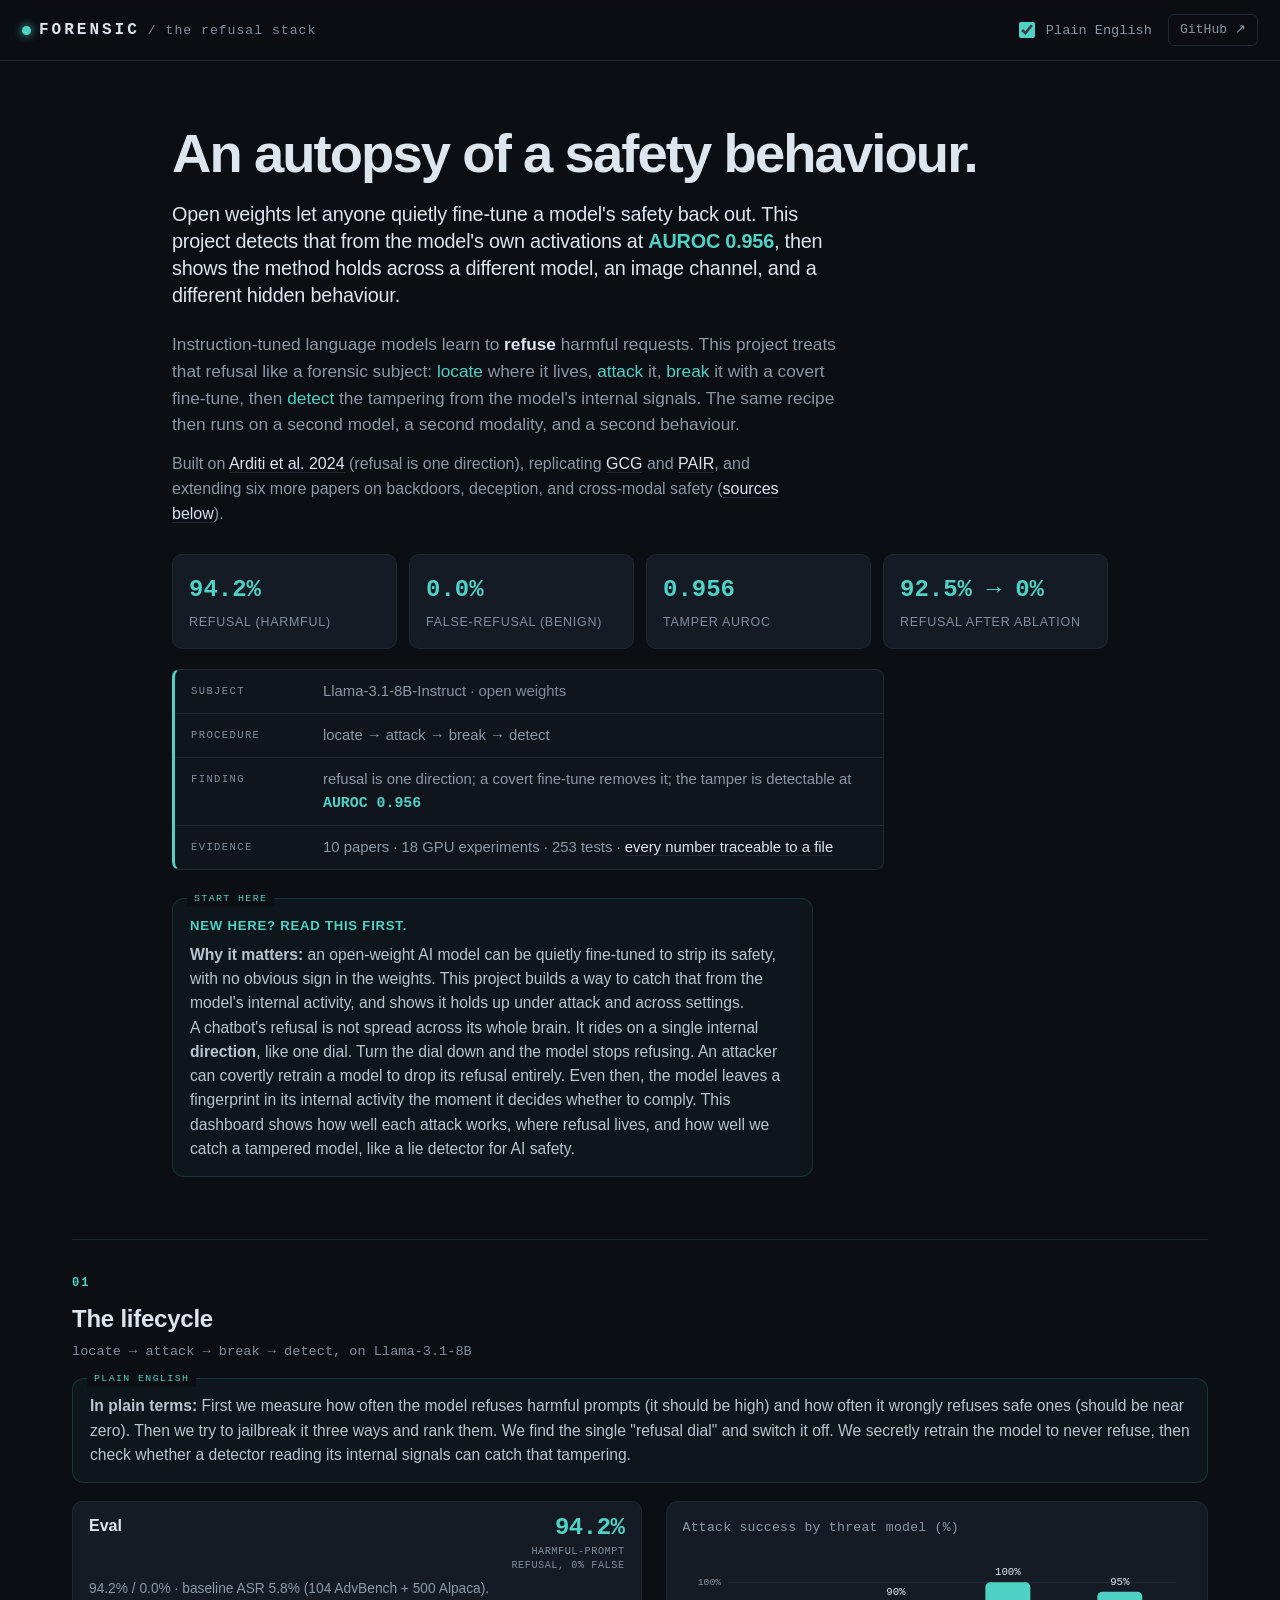
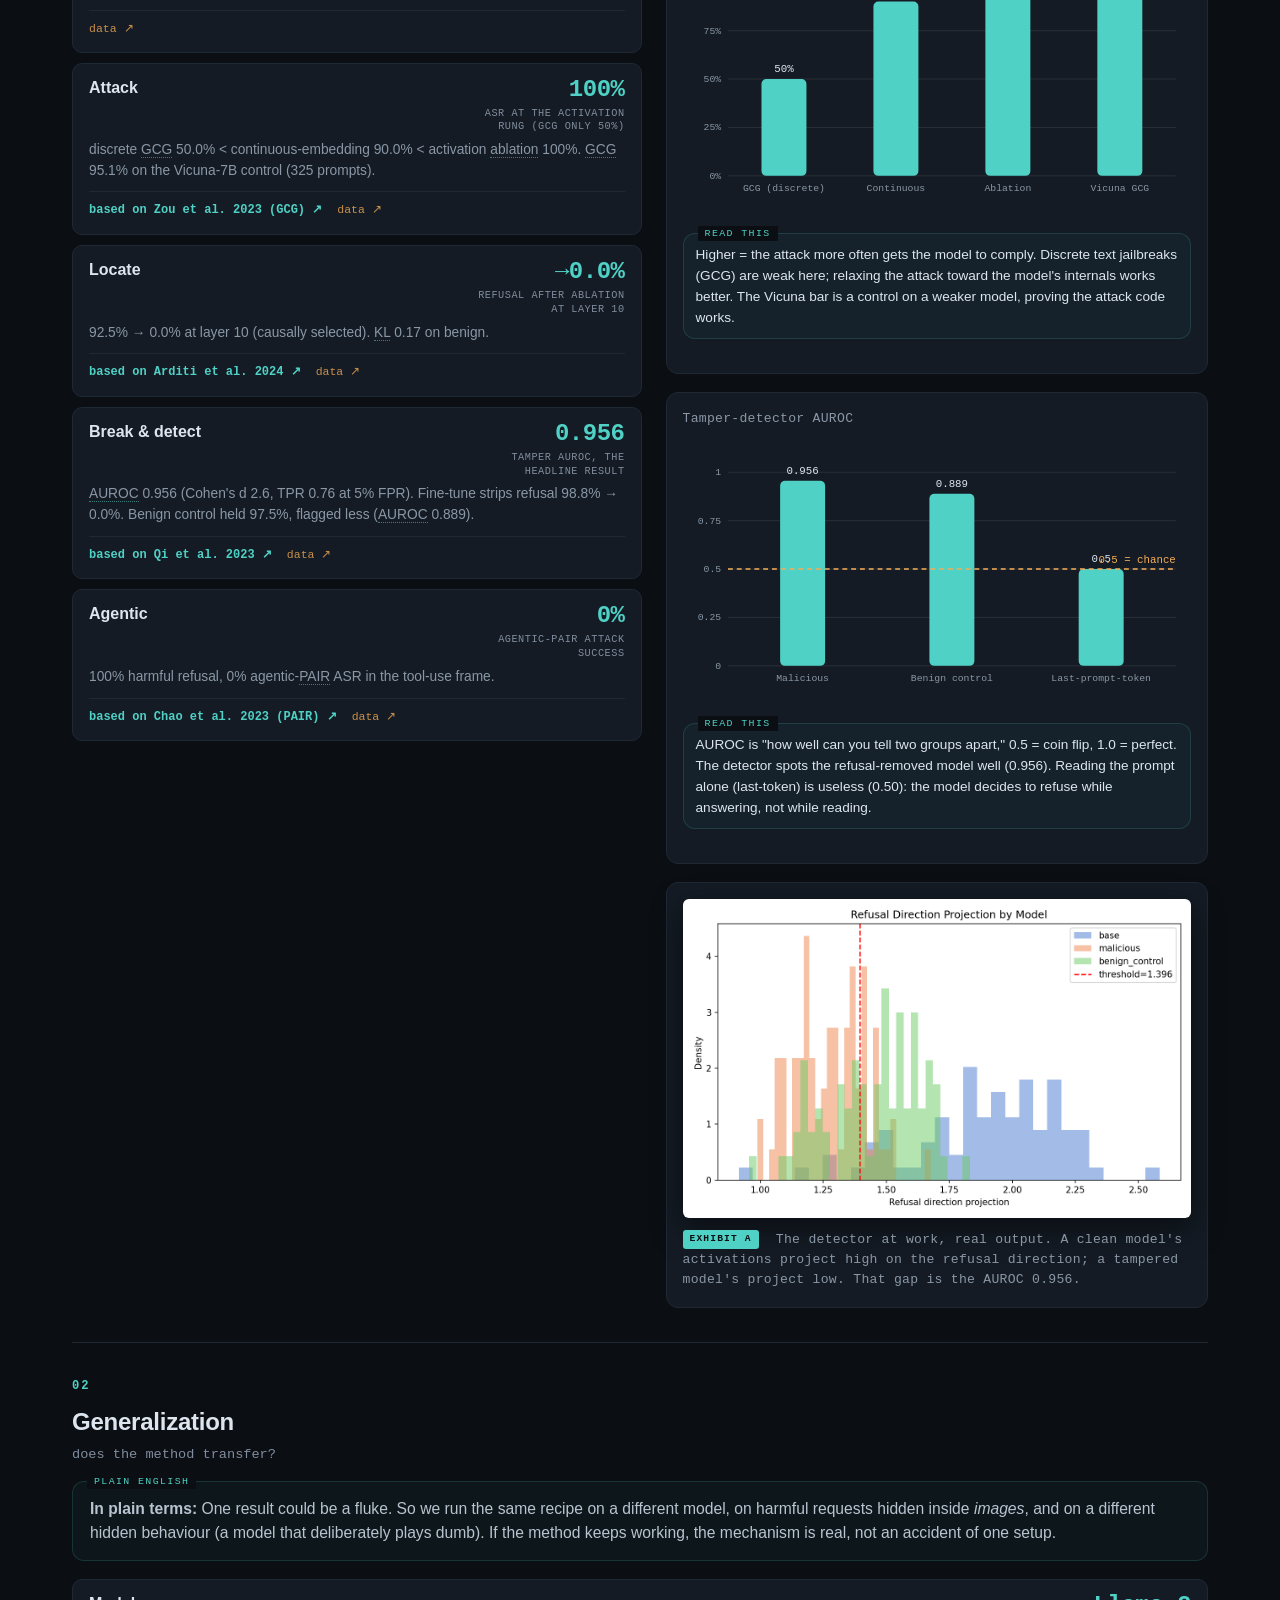
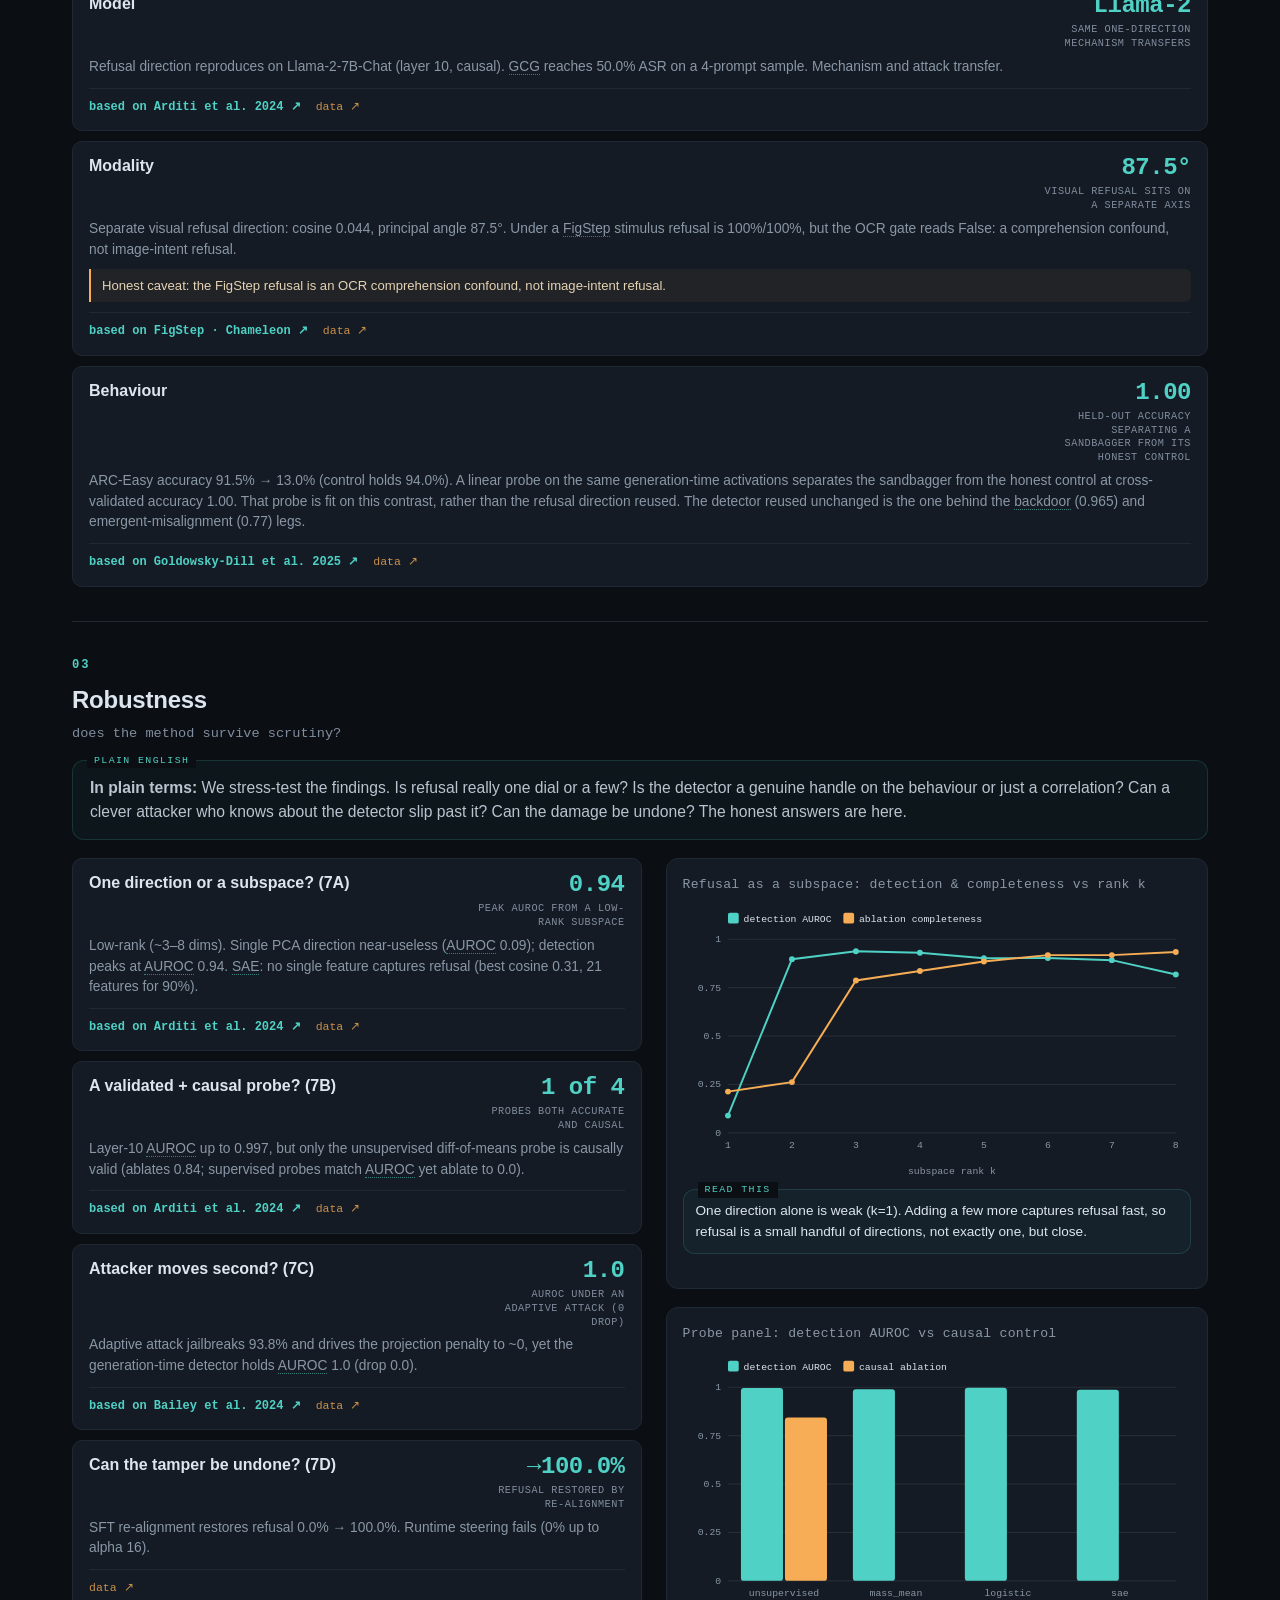
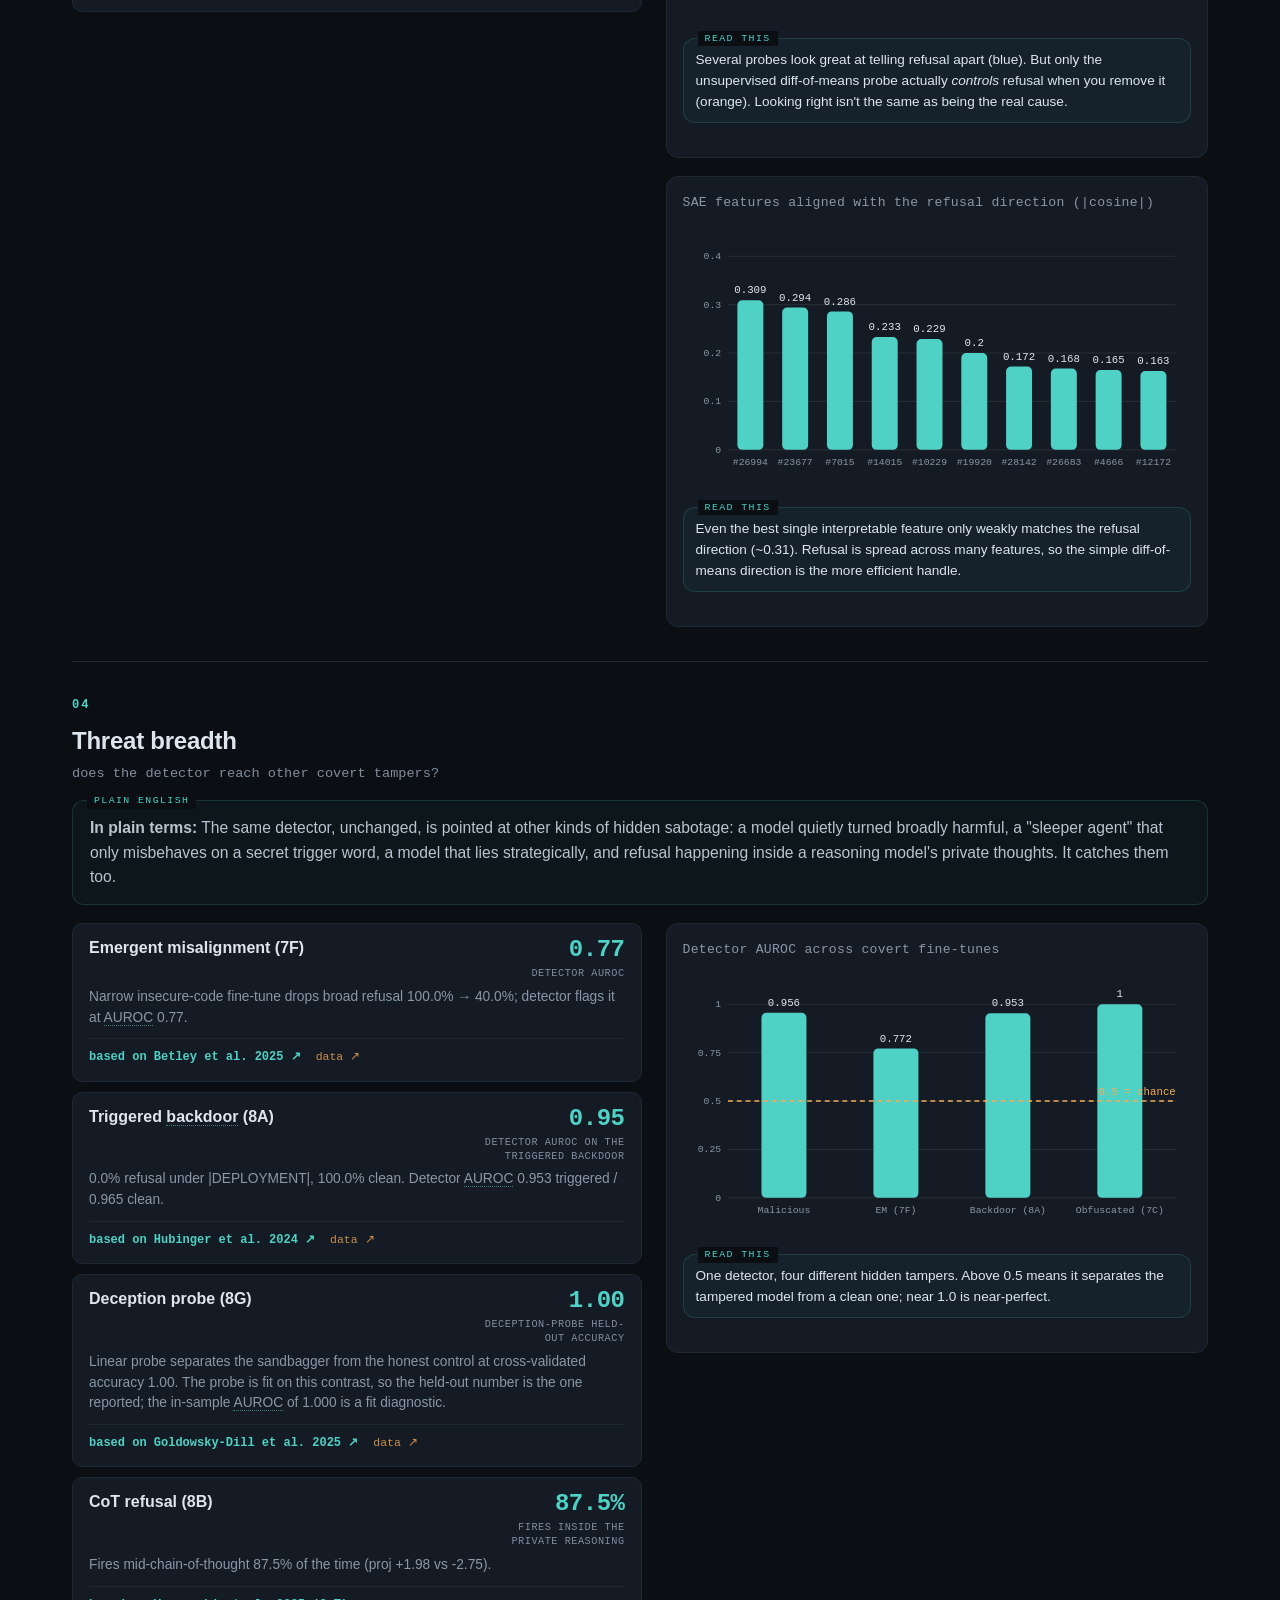
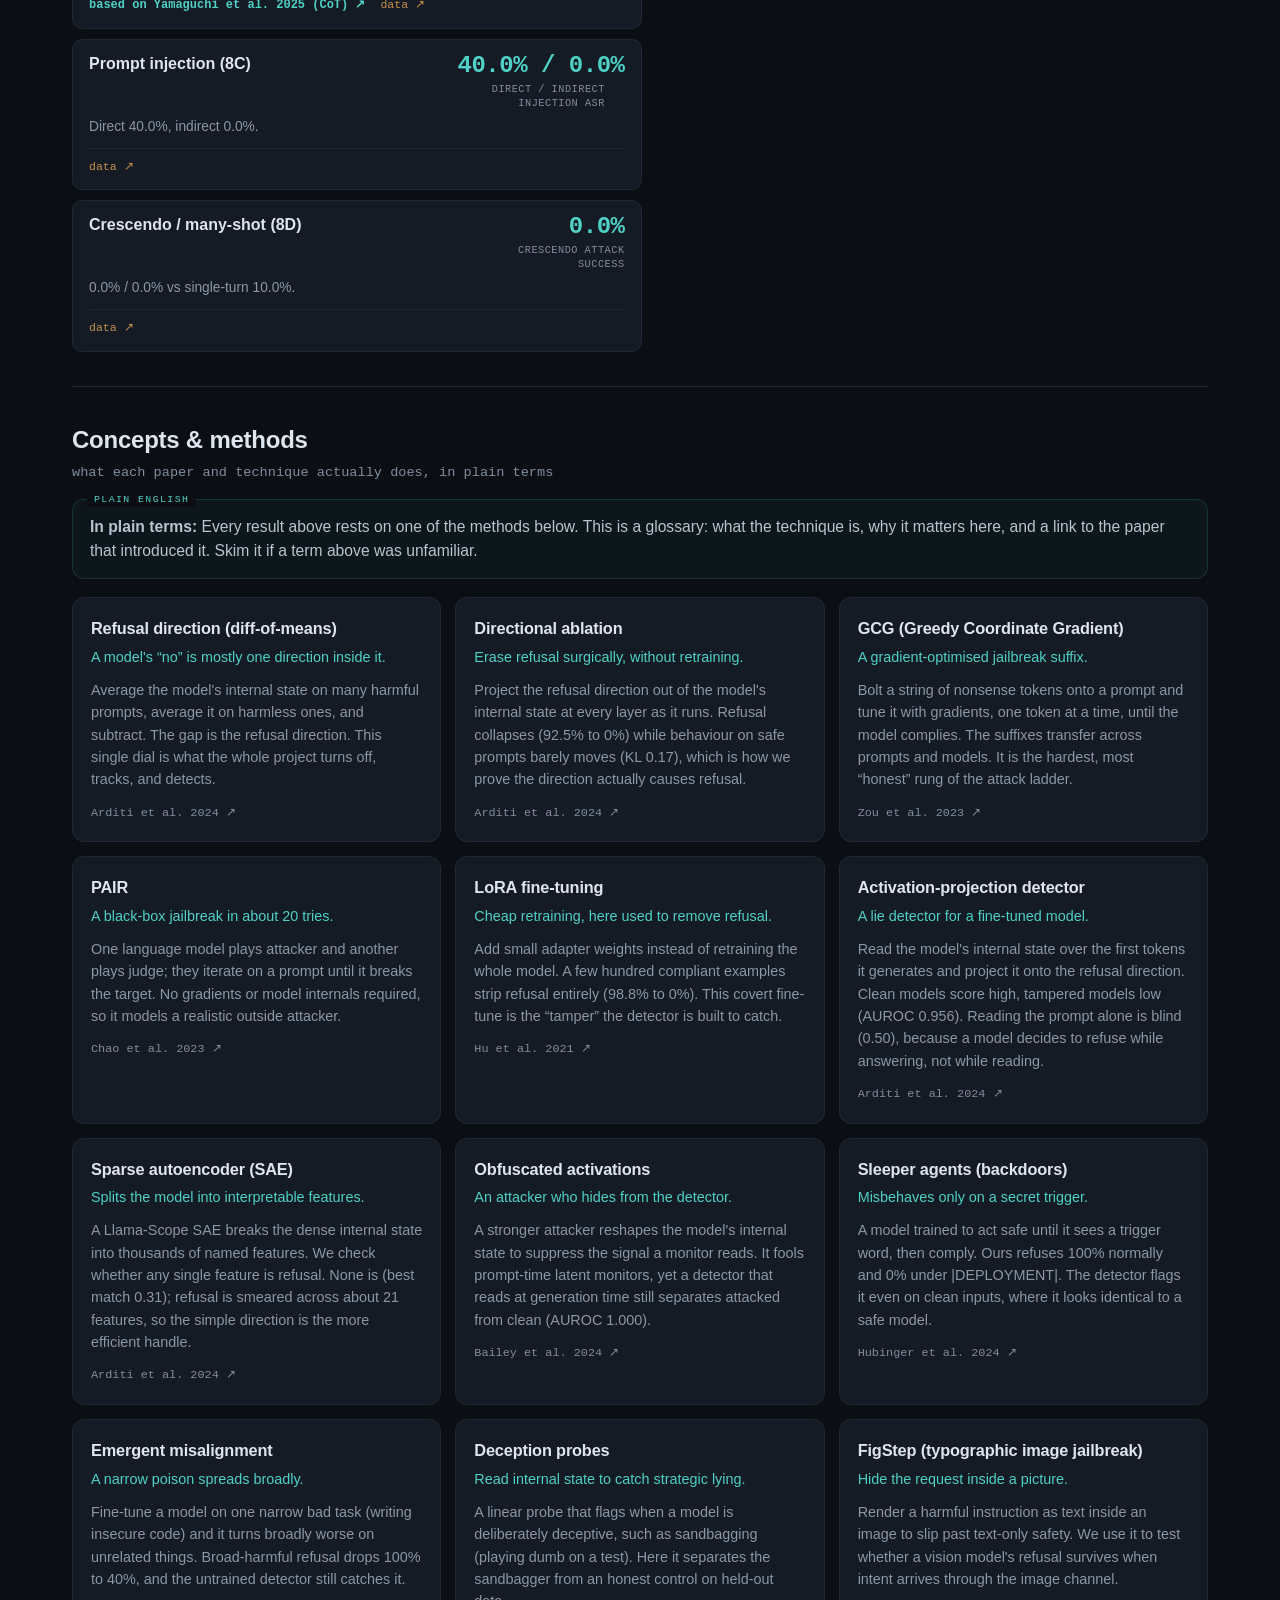
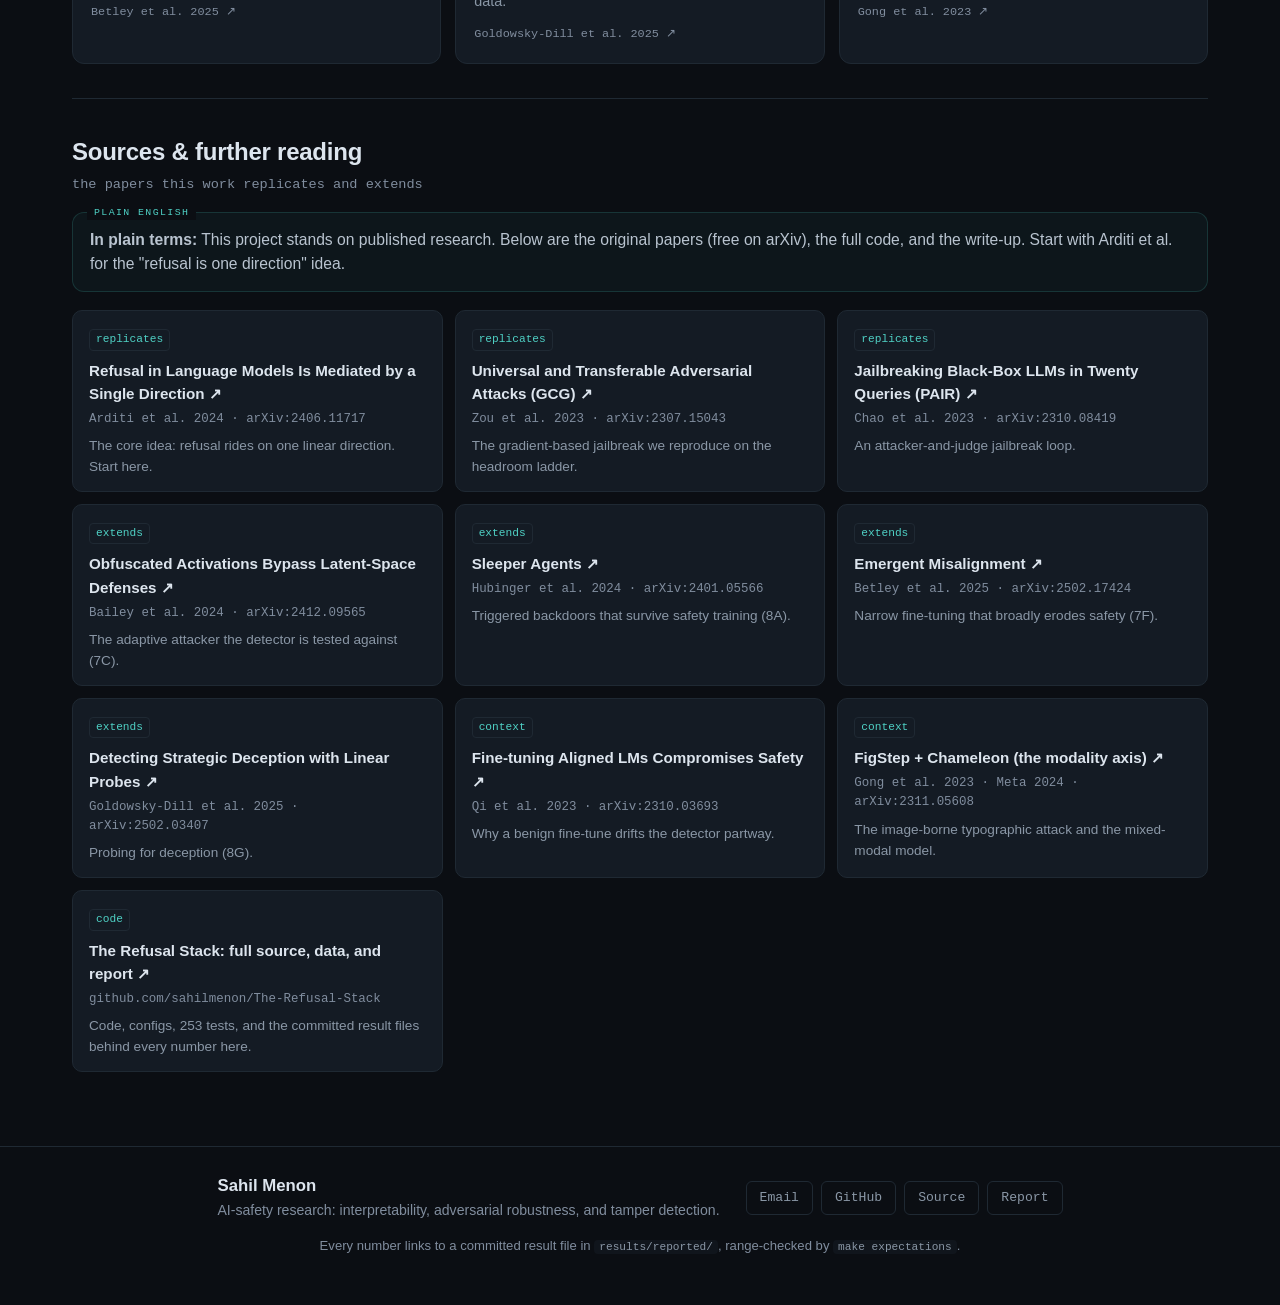
<file: dashboard/index.html>
<!doctype html>
<html lang="en">
<head>
<meta charset="utf-8" />
<meta name="viewport" content="width=device-width, initial-scale=1" />
<title>Forensic · The Refusal Stack</title>
<link rel="icon" href="data:image/svg+xml,%3Csvg xmlns='http://www.w3.org/2000/svg' viewBox='0 0 32 32'%3E%3Crect width='32' height='32' rx='7' fill='%230b0e13'/%3E%3Ccircle cx='16' cy='16' r='6' fill='%234fd1c5'/%3E%3C/svg%3E" />
<meta name="description" content="A forensic study of refusal in an open-weight LLM: locate it, attack it, break it, detect the tampering, and test whether the method generalizes." />
<link rel="canonical" href="https://forensic.sahilmenon.com/" />
<meta name="theme-color" content="#0b0e13" />
<meta property="og:type" content="website" />
<meta property="og:url" content="https://forensic.sahilmenon.com/" />
<meta property="og:title" content="Forensic · The Refusal Stack" />
<meta property="og:description" content="Locate refusal in an open-weight LLM, attack it, break it with a covert fine-tune, then detect the tampering from the model's own activations at AUROC 0.956." />
<meta property="og:image" content="https://forensic.sahilmenon.com/og.png" />
<meta property="og:image:width" content="1200" />
<meta property="og:image:height" content="630" />
<meta property="og:image:alt" content="Forensic · The Refusal Stack — an autopsy of a safety behaviour, tamper detection at AUROC 0.956." />
<meta name="twitter:card" content="summary_large_image" />
<meta name="twitter:title" content="Forensic · The Refusal Stack" />
<meta name="twitter:description" content="Locate refusal, attack it, break it with a covert fine-tune, then detect the tampering from activations at AUROC 0.956." />
<meta name="twitter:image" content="https://forensic.sahilmenon.com/og.png" />
<link rel="stylesheet" href="styles.css?v=d0e12319" />
</head>
<body>
<a class="skip" href="#lifecycle">Skip to results</a>
<header class="top">
  <div class="brand">
    <span class="dot"></span>
    <span class="brand-name">FORENSIC</span>
    <span class="brand-sub">/ the refusal stack</span>
  </div>
  <div class="controls">
    <label class="toggle">
      <input type="checkbox" id="eli5" checked />
      <span>Plain English</span>
    </label>
    <a class="ghost" href="https://github.com/sahilmenon/The-Refusal-Stack" target="_blank" rel="noopener">GitHub ↗</a>
  </div>
</header>

<noscript>
  <div class="noscript-note">This dashboard renders its results with JavaScript. With it off, read the full write-up in the <a href="https://github.com/sahilmenon/The-Refusal-Stack/blob/main/report/main.md">report</a> and every number in <a href="https://github.com/sahilmenon/The-Refusal-Stack/tree/main/results/reported">results/reported</a>.</div>
</noscript>

<section class="hero">
  <h1>An autopsy of a safety behaviour.</h1>
  <p class="subhead">Open weights let anyone quietly fine-tune a model's safety back out. This project detects that from the model's own activations at <strong>AUROC 0.956</strong>, then shows the method holds across a different model, an image channel, and a different hidden behaviour.</p>
  <p class="lede">
    Instruction-tuned language models learn to <strong>refuse</strong> harmful requests.
    This project treats that refusal like a forensic subject: <em>locate</em> where it lives,
    <em>attack</em> it, <em>break</em> it with a covert fine-tune, then <em>detect</em> the
    tampering from the model's internal signals. The same recipe then runs on a second model,
    a second modality, and a second behaviour.
  </p>
  <p class="built">Built on <a href="https://arxiv.org/abs/2406.11717" target="_blank" rel="noopener">Arditi et al. 2024</a> (refusal is one direction), replicating <a href="https://arxiv.org/abs/2307.15043" target="_blank" rel="noopener">GCG</a> and <a href="https://arxiv.org/abs/2310.08419" target="_blank" rel="noopener">PAIR</a>, and extending six more papers on backdoors, deception, and cross-modal safety (<a href="#sources">sources below</a>).</p>
  <div class="stats" id="headline"></div>
  <dl class="docket" aria-label="Case file">
    <div><dt>Subject</dt><dd>Llama-3.1-8B-Instruct <span>· open weights</span></dd></div>
    <div><dt>Procedure</dt><dd>locate &rarr; attack &rarr; break &rarr; detect</dd></div>
    <div><dt>Finding</dt><dd>refusal is one direction; a covert fine-tune removes it; the tamper is detectable at <strong>AUROC 0.956</strong></dd></div>
    <div><dt>Evidence</dt><dd>10 papers &middot; 18 GPU experiments &middot; 253 tests &middot; <a href="https://github.com/sahilmenon/The-Refusal-Stack/tree/main/results/reported" target="_blank" rel="noopener">every number traceable to a file</a></dd></div>
  </dl>
  <div class="teach hero-teach">
    <p class="th">New here? Read this first.</p>
    <p>
      <strong>Why it matters:</strong> an open-weight AI model can be quietly fine-tuned to strip its
      safety, with no obvious sign in the weights. This project builds a way to catch that from the
      model's internal activity, and shows it holds up under attack and across settings.
    </p>
    <p>
      A chatbot's refusal is not spread across its whole brain. It rides on a single internal
      <strong>direction</strong>, like one dial. Turn the dial down and the model stops refusing. An
      attacker can covertly retrain a model to drop its refusal entirely. Even then, the model leaves a
      fingerprint in its internal activity the moment it decides whether to comply. This dashboard shows
      how well each attack works, where refusal lives, and how well we catch a tampered model, like a
      lie detector for AI safety.
    </p>
  </div>
</section>

<main>
  <section class="block" id="lifecycle">
    <div class="block-head">
      <span class="idx">01</span>
      <h2>The lifecycle</h2>
      <p class="tag">locate → attack → break → detect, on Llama-3.1-8B</p>
    </div>
    <div class="teach">
      <p><strong>In plain terms:</strong> First we measure how often the model refuses harmful prompts (it
      should be high) and how often it wrongly refuses safe ones (should be near zero). Then we try to jailbreak
      it three ways and rank them. We find the single "refusal dial" and switch it off. We secretly retrain the
      model to never refuse, then check whether a detector reading its internal signals can catch that tampering.</p>
    </div>
    <div class="grid">
      <ul class="rows" role="list" data-rows="lifecycle"></ul>
      <div class="cards">
        <figure class="chart"><figcaption>Attack success by threat model (%)</figcaption><div class="svgchart" id="c-headroom"></div>
          <p class="teach small">Higher = the attack more often gets the model to comply. Discrete text jailbreaks (GCG) are
          weak here; relaxing the attack toward the model's internals works better. The Vicuna bar is a control on a
          weaker model, proving the attack code works.</p></figure>
        <figure class="chart"><figcaption>Tamper-detector AUROC</figcaption><div class="svgchart" id="c-detectors"></div>
          <p class="teach small">AUROC is "how well can you tell two groups apart," 0.5 = coin flip, 1.0 = perfect. The
          detector spots the refusal-removed model well (0.956). Reading the prompt alone (last-token) is useless (0.50):
          the model decides to refuse while answering, not while reading.</p></figure>
        <figure class="chart plate"><img src="projection-histograms.png" alt="Histograms of the refusal-direction projection over generated tokens. The clean model's distribution sits high and the refusal-removed model's sits low, with little overlap." loading="lazy" /><figcaption><span class="extag">Exhibit A</span> The detector at work, real output. A clean model's activations project high on the refusal direction; a tampered model's project low. That gap is the AUROC 0.956.</figcaption></figure>
      </div>
    </div>
  </section>

  <section class="block" id="generalization">
    <div class="block-head">
      <span class="idx">02</span>
      <h2>Generalization</h2>
      <p class="tag">does the method transfer?</p>
    </div>
    <div class="teach">
      <p><strong>In plain terms:</strong> One result could be a fluke. So we run the same recipe on a different model,
      on harmful requests hidden inside <em>images</em>, and on a different hidden behaviour (a model that deliberately
      plays dumb). If the method keeps working, the mechanism is real, not an accident of one setup.</p>
    </div>
    <ul class="rows wide" role="list" data-rows="generalization"></ul>
  </section>

  <section class="block" id="robustness">
    <div class="block-head">
      <span class="idx">03</span>
      <h2>Robustness</h2>
      <p class="tag">does the method survive scrutiny?</p>
    </div>
    <div class="teach">
      <p><strong>In plain terms:</strong> We stress-test the findings. Is refusal really one dial or a few? Is the
      detector a genuine handle on the behaviour or just a correlation? Can a clever attacker who knows about the
      detector slip past it? Can the damage be undone? The honest answers are here.</p>
    </div>
    <div class="grid">
      <ul class="rows" role="list" data-rows="robustness"></ul>
      <div class="cards">
        <figure class="chart"><figcaption>Refusal as a subspace: detection & completeness vs rank k</figcaption><div class="svgchart" id="c-subspace"></div>
          <p class="teach small">One direction alone is weak (k=1). Adding a few more captures refusal fast, so refusal is a
          small handful of directions, not exactly one, but close.</p></figure>
        <figure class="chart"><figcaption>Probe panel: detection AUROC vs causal control</figcaption><div class="svgchart" id="c-probes"></div>
          <p class="teach small">Several probes look great at telling refusal apart (blue). But only the unsupervised
          diff-of-means probe actually <em>controls</em> refusal when you remove it (orange). Looking right isn't the same
          as being the real cause.</p></figure>
        <figure class="chart"><figcaption>SAE features aligned with the refusal direction (|cosine|)</figcaption><div class="svgchart" id="c-sae"></div>
          <p class="teach small">Even the best single interpretable feature only weakly matches the refusal direction
          (~0.31). Refusal is spread across many features, so the simple diff-of-means direction is the more efficient handle.</p></figure>
      </div>
    </div>
  </section>

  <section class="block" id="breadth">
    <div class="block-head">
      <span class="idx">04</span>
      <h2>Threat breadth</h2>
      <p class="tag">does the detector reach other covert tampers?</p>
    </div>
    <div class="teach">
      <p><strong>In plain terms:</strong> The same detector, unchanged, is pointed at other kinds of hidden sabotage:
      a model quietly turned broadly harmful, a "sleeper agent" that only misbehaves on a secret trigger word, a model
      that lies strategically, and refusal happening inside a reasoning model's private thoughts. It catches them too.</p>
    </div>
    <div class="grid">
      <ul class="rows" role="list" data-rows="breadth"></ul>
      <div class="cards">
        <figure class="chart"><figcaption>Detector AUROC across covert fine-tunes</figcaption><div class="svgchart" id="c-organisms"></div>
          <p class="teach small">One detector, four different hidden tampers. Above 0.5 means it separates the tampered model
          from a clean one; near 1.0 is near-perfect.</p></figure>
      </div>
    </div>
  </section>

  <section class="block" id="methods">
    <div class="block-head">
      <h2>Concepts &amp; methods</h2>
      <p class="tag">what each paper and technique actually does, in plain terms</p>
    </div>
    <div class="teach">
      <p><strong>In plain terms:</strong> Every result above rests on one of the methods below. This is a
      glossary: what the technique is, why it matters here, and a link to the paper that introduced it.
      Skim it if a term above was unfamiliar.</p>
    </div>
    <div class="methods" id="methods-list"></div>
  </section>

  <section class="block" id="sources">
    <div class="block-head">
      <h2>Sources & further reading</h2>
      <p class="tag">the papers this work replicates and extends</p>
    </div>
    <div class="teach">
      <p><strong>In plain terms:</strong> This project stands on published research. Below are the original papers (free on
      arXiv), the full code, and the write-up. Start with Arditi et al. for the "refusal is one direction" idea.</p>
    </div>
    <div class="sources" id="sources-list"></div>
  </section>
</main>

<footer class="foot">
  <div class="identity">
    <div class="who">
      <strong>Sahil Menon</strong>
      <span>AI-safety research: interpretability, adversarial robustness, and tamper detection.</span>
    </div>
    <nav class="cta">
      <a href="mailto:sahilmenon01@gmail.com">Email</a>
      <a href="https://github.com/sahilmenon" target="_blank" rel="noopener">GitHub</a>
      <a href="https://github.com/sahilmenon/The-Refusal-Stack" target="_blank" rel="noopener">Source</a>
      <a href="https://github.com/sahilmenon/The-Refusal-Stack/blob/main/report/main.md" target="_blank" rel="noopener">Report</a>
    </nav>
  </div>
  <div class="muted">Every number links to a committed result file in <code>results/reported/</code>, range-checked by <code>make expectations</code>.</div>
</footer>

<script src="data.js?v=405e10a7" defer></script>
<script src="app.js?v=8cafa1b1" defer></script>
</body>
</html>
</file>
<file: dashboard/styles.css>
:root {
  --bg: #0b0e13;
  --bg-2: #10151c;
  --panel: #141b24;
  --line: #1f2933;
  --ink: #dde5ee;
  --muted: #8a97a6;
  --dim: #808d9e;
  --accent: #4fd1c5;      /* signal teal */
  --accent-2: #f6ad55;    /* amber */
  --good: #4fd1c5;
  --warn: #f6ad55;
  --mono: ui-monospace, "SF Mono", "JetBrains Mono", Menlo, Consolas, monospace;
  --sans: -apple-system, BlinkMacSystemFont, "Segoe UI", Inter, Roboto, sans-serif;
}

* { box-sizing: border-box; }
html { scroll-behavior: smooth; }
body {
  margin: 0;
  background:
    radial-gradient(1200px 600px at 80% -10%, rgba(79,209,197,0.06), transparent 60%),
    var(--bg);
  color: var(--ink);
  font-family: var(--sans);
  line-height: 1.55;
  -webkit-font-smoothing: antialiased;
}
@keyframes rise { from { opacity: 0; transform: translateY(16px); } to { opacity: 1; transform: none; } }
@media (prefers-reduced-motion: reduce) { * { animation: none !important; transition: none !important; } }
a { color: var(--accent); text-decoration: none; }
a:hover { text-decoration: underline; }
code { font-family: var(--mono); background: var(--bg-2); padding: 1px 5px; border-radius: 4px; font-size: 0.85em; color: var(--muted); }

/* accessibility utilities */
.sr-only { position: absolute; width: 1px; height: 1px; padding: 0; margin: -1px; overflow: hidden; clip: rect(0,0,0,0); clip-path: inset(50%); white-space: nowrap; border: 0; }
.skip { position: absolute; top: 8px; left: 8px; z-index: 100; background: var(--accent); color: var(--bg); font-family: var(--mono); font-size: 0.85rem; font-weight: 700; padding: 8px 14px; border-radius: 6px; transform: translateY(-160%); transition: transform 0.15s ease; }
.skip:focus { transform: translateY(0); text-decoration: none; }
.noscript-note { max-width: 980px; margin: 16px auto 0; padding: 12px 16px; border: 1px solid var(--warn); border-radius: 8px; background: rgba(246,173,85,0.08); color: var(--ink); font-size: 0.92rem; }
.noscript-note a { color: var(--accent-2); }

/* header */
.top {
  position: sticky; top: 0; z-index: 20;
  display: flex; align-items: center; justify-content: space-between;
  padding: 14px 22px;
  background: rgba(11,14,19,0.82); backdrop-filter: blur(10px);
  border-bottom: 1px solid var(--line);
}
.brand { display: flex; align-items: baseline; gap: 8px; font-family: var(--mono); }
.brand .dot { width: 9px; height: 9px; border-radius: 50%; background: var(--accent); box-shadow: 0 0 10px var(--accent); align-self: center; }
.brand-name { letter-spacing: 3px; font-weight: 700; }
.brand-sub { color: var(--dim); font-size: 0.82rem; letter-spacing: 1px; }
.controls { display: flex; align-items: center; gap: 16px; }
.toggle { display: flex; align-items: center; gap: 8px; font-size: 0.85rem; color: var(--muted); cursor: pointer; user-select: none; font-family: var(--mono); }
.toggle input { accent-color: var(--accent); width: 16px; height: 16px; }
.ghost { font-family: var(--mono); font-size: 0.82rem; color: var(--muted); border: 1px solid var(--line); padding: 5px 11px; border-radius: 6px; }
.ghost:hover { color: var(--ink); border-color: var(--accent); text-decoration: none; }

/* hero */
.hero { max-width: 980px; margin: 0 auto; padding: 64px 22px 24px; }
.hero h1 { font-size: clamp(2rem, 5.4vw, 3.4rem); line-height: 1.06; margin: 0 0 18px; letter-spacing: -0.035em; animation: rise 0.8s cubic-bezier(0.16,1,0.3,1) both; }
.subhead { font-size: 1.24rem; color: var(--ink); max-width: 60ch; margin: 0 0 22px; line-height: 1.36; letter-spacing: -0.01em; animation: rise 0.8s cubic-bezier(0.16,1,0.3,1) 0.05s both; }
.subhead strong { color: var(--accent); }
.lede { font-size: 1.08rem; color: var(--muted); max-width: 70ch; margin: 0 0 26px; animation: rise 0.8s cubic-bezier(0.16,1,0.3,1) 0.09s both; }
.lede strong { color: var(--ink); }
.lede em { color: var(--accent); font-style: normal; }

.stats { display: grid; grid-template-columns: repeat(4, 1fr); gap: 12px; margin-bottom: 26px; animation: rise 0.8s cubic-bezier(0.16,1,0.3,1) 0.17s both; }
.stat { background: var(--panel); border: 1px solid var(--line); border-radius: 10px; padding: 16px; }
.stat .v { font-family: var(--mono); font-size: 1.5rem; font-weight: 700; color: var(--accent); }
.stat .l { font-size: 0.78rem; color: var(--dim); text-transform: uppercase; letter-spacing: 0.06em; margin-top: 4px; }
.scope { font-family: var(--mono); font-size: 0.8rem; color: var(--dim); margin: -6px 0 26px; animation: rise 0.8s cubic-bezier(0.16,1,0.3,1) 0.22s both; }
.scope a { color: var(--muted); }
.scope a:hover { color: var(--accent); }

/* case docket: the forensic subject/procedure/finding record */
.docket { margin: -6px 0 28px; max-width: 80ch; border: 1px solid var(--line); border-left: 3px solid var(--accent); border-radius: 8px; background: var(--bg-2); animation: rise 0.8s cubic-bezier(0.16,1,0.3,1) 0.22s both; }
.docket > div { display: grid; grid-template-columns: 118px 1fr; gap: 14px; padding: 10px 16px; border-top: 1px solid var(--line); }
.docket > div:first-child { border-top: none; }
.docket dt { font-family: var(--mono); font-size: 0.66rem; text-transform: uppercase; letter-spacing: 0.13em; color: var(--dim); padding-top: 3px; }
.docket dd { margin: 0; font-size: 0.93rem; color: var(--muted); }
.docket dd strong { color: var(--accent); font-family: var(--mono); font-weight: 700; }
.docket dd span { color: var(--dim); }
.docket a { color: var(--ink); border-bottom: 1px solid var(--line); }
.docket a:hover { color: var(--accent); border-color: var(--accent); text-decoration: none; }
@media (max-width: 560px) { .docket > div { grid-template-columns: 1fr; gap: 3px; } }

/* forensic report markers */
.block-head .idx { display: block; font-family: var(--mono); font-size: 0.76rem; font-weight: 700; letter-spacing: 0.16em; color: var(--accent); margin-bottom: 7px; }
.extag { display: inline-block; font-family: var(--mono); font-size: 0.6rem; font-weight: 700; text-transform: uppercase; letter-spacing: 0.12em; color: var(--bg); background: var(--accent); border-radius: 3px; padding: 2px 7px; margin-right: 9px; vertical-align: middle; }

/* teach blocks */
.teach { position: relative; background: rgba(79,209,197,0.045); border: 1px solid rgba(79,209,197,0.16); border-radius: 12px; padding: 15px 17px; margin: 0 0 18px; }
.teach::before { content: "plain english"; position: absolute; top: -8px; left: 14px; font-family: var(--mono); font-size: 0.62rem; letter-spacing: 0.14em; text-transform: uppercase; color: var(--accent); background: var(--bg); padding: 0 7px; }
.teach.small::before { content: "read this"; }
.hero-teach::before { content: "start here"; }
.teach h4, .teach .th { margin: 2px 0 6px; font-size: 0.82rem; font-weight: 700; letter-spacing: 0.06em; text-transform: uppercase; color: var(--accent); }
.teach p { margin: 0; color: #b9c4d0; font-size: 0.98rem; }
.teach.small { margin-top: 10px; padding: 10px 12px; }
.teach.small p, .teach.small { font-size: 0.85rem; }
.hero-teach { max-width: 72ch; }
body.no-eli5 .teach { display: none; }

/* blocks */
main { max-width: 1180px; margin: 0 auto; padding: 20px 22px 40px; }
.block { padding: 34px 0; border-top: 1px solid var(--line); }
.block-head { margin-bottom: 16px; }
.block-head h2 { font-size: 1.5rem; margin: 0; letter-spacing: -0.01em; }
.block-head .tag { margin: 4px 0 0; color: var(--dim); font-family: var(--mono); font-size: 0.85rem; }

.grid { display: grid; grid-template-columns: 1.05fr 1fr; gap: 24px; align-items: start; }
@media (max-width: 900px) { .grid { grid-template-columns: 1fr; } .stats { grid-template-columns: repeat(2,1fr); } }
@media (max-width: 640px) {
  .rh { flex-direction: column; align-items: flex-start; gap: 4px; }
  .row .rk, .row .rmetric { text-align: left; }
  .row .rn { font-size: 1.4rem; }
  .cite, .rlink { white-space: normal; }
  .row .rv, .row .rl { overflow-wrap: anywhere; }
}
@media (max-width: 560px) { .brand-sub { display: none; } .hero { padding-top: 44px; } .stat .v { font-size: 1.3rem; } .hero h1 { font-size: 2rem; } }

/* result rows */
.rows { display: flex; flex-direction: column; gap: 10px; list-style: none; margin: 0; padding: 0; }
.rows.wide { }
.dataerr { margin-top: 18px; padding: 12px 15px; border: 1px solid var(--warn); border-radius: 10px; background: rgba(246,173,85,0.08); color: var(--ink); font-size: 0.95rem; }
.dataerr a { color: var(--accent-2); }
.row { background: var(--panel); border: 1px solid var(--line); border-radius: 10px; padding: 14px 16px; }
.row .rh { display: flex; align-items: flex-start; justify-content: space-between; gap: 14px; margin-bottom: 6px; }
.row .rl { font-weight: 700; font-size: 1rem; line-height: 1.3; }
.row .rk { font-family: var(--mono); font-size: 0.78rem; color: var(--accent-2); text-align: right; }
/* headline figure: one number to read per row, prose demoted below it */
.row .rmetric { text-align: right; flex: 0 0 auto; }
.row .rn { font-family: var(--mono); font-weight: 700; font-size: 1.5rem; color: var(--accent); line-height: 1; letter-spacing: -0.02em; white-space: nowrap; }
.row .rnl { font-family: var(--mono); font-size: 0.64rem; color: var(--dim); text-transform: uppercase; letter-spacing: 0.05em; margin-top: 5px; max-width: 24ch; line-height: 1.35; }
.row .rv { color: var(--muted); font-size: 0.86rem; line-height: 1.5; }
.row .rv strong { color: var(--ink); }
.row .rcav { margin-top: 9px; padding: 7px 11px; border-left: 2px solid var(--warn); background: rgba(246,173,85,0.06); border-radius: 0 6px 6px 0; color: #e4d3b3; font-size: 0.82rem; line-height: 1.45; }
.row .rlinks { display: flex; flex-wrap: wrap; gap: 7px 15px; margin-top: 10px; padding-top: 9px; border-top: 1px solid var(--line); }
.rlink { font-family: var(--mono); font-size: 0.72rem; color: var(--dim); white-space: nowrap; }
.rlink:hover { color: var(--accent); text-decoration: none; }
.rlink.data { color: rgba(246,173,85,0.8); }
.rlink.data:hover { color: var(--accent-2); }
.cite { font-family: var(--mono); font-size: 0.75rem; color: var(--accent); font-weight: 600; white-space: nowrap; }
.cite:hover { text-decoration: none; opacity: 0.82; }

.built { font-size: 1rem; color: var(--muted); max-width: 70ch; margin: -12px 0 28px; animation: rise 0.8s cubic-bezier(0.16,1,0.3,1) 0.12s both; }
.built a { color: var(--ink); border-bottom: 1px solid var(--line); }
.built a:hover { color: var(--accent); border-color: var(--accent); text-decoration: none; }

/* inline glossary term + tooltip box */
.term { border-bottom: 1px dotted rgba(79,209,197,0.55); cursor: help; }
.term:hover { border-bottom-color: var(--accent); color: var(--ink); }
.tip { position: absolute; z-index: 60; max-width: 320px; background: var(--bg-2); border: 1px solid rgba(79,209,197,0.5); border-radius: 10px; padding: 12px 14px; font-size: 0.85rem; line-height: 1.5; color: var(--muted); box-shadow: 0 12px 34px rgba(0,0,0,0.55); pointer-events: none; }
.tip b { display: block; color: var(--accent); font-family: var(--mono); font-size: 0.76rem; letter-spacing: 0.04em; margin-bottom: 6px; }

/* charts */
.cards { display: flex; flex-direction: column; gap: 18px; }
.chart { margin: 0; background: var(--panel); border: 1px solid var(--line); border-radius: 12px; padding: 16px; }
.chart figcaption { font-size: 0.82rem; color: var(--muted); font-family: var(--mono); margin-bottom: 10px; letter-spacing: 0.02em; }
.svgchart svg { display: block; width: 100%; height: auto; }
/* the one real matplotlib export: framed as a pinned lab print, not a UI panel */
.plate img { display: block; width: 100%; border-radius: 6px; background: #fff; border: 1px solid rgba(255,255,255,0.14); box-shadow: 0 10px 30px rgba(0,0,0,0.5); }
.plate figcaption { margin-bottom: 0; margin-top: 12px; }

/* sources */
.sources { display: grid; grid-template-columns: repeat(auto-fill, minmax(280px,1fr)); gap: 12px; }
.src { display: block; background: var(--panel); border: 1px solid var(--line); border-radius: 10px; padding: 14px 16px; }
.src:hover { border-color: var(--accent); text-decoration: none; }
.src .st { color: var(--ink); font-weight: 600; font-size: 0.95rem; }
.src .sm { color: var(--dim); font-family: var(--mono); font-size: 0.78rem; margin-top: 4px; }
.src .sd { color: var(--muted); font-size: 0.85rem; margin-top: 6px; }
.src .badge { display: inline-block; font-family: var(--mono); font-size: 0.7rem; color: var(--accent); border: 1px solid var(--line); border-radius: 4px; padding: 1px 6px; margin-bottom: 8px; }

/* methods glossary */
.methods { display: grid; grid-template-columns: repeat(auto-fill, minmax(324px, 1fr)); gap: 14px; }
.method { background: var(--panel); border: 1px solid var(--line); border-radius: 12px; padding: 18px; }
.method .mt { font-weight: 700; font-size: 1.02rem; color: var(--ink); letter-spacing: -0.01em; }
.method .mtldr { color: var(--accent); font-size: 0.9rem; margin-top: 4px; }
.method .mb { color: var(--muted); font-size: 0.9rem; margin-top: 11px; }
.method .mp { display: inline-block; margin-top: 13px; font-family: var(--mono); font-size: 0.74rem; color: var(--dim); }
.method .mp:hover { color: var(--accent); text-decoration: none; }

/* footer */
.foot { border-top: 1px solid var(--line); padding: 26px 22px 50px; text-align: center; color: var(--muted); font-size: 0.9rem; }
.foot .muted { color: var(--dim); font-size: 0.82rem; margin-top: 6px; }
.identity { display: flex; flex-wrap: wrap; align-items: center; justify-content: center; gap: 12px 26px; margin-bottom: 14px; }
.who { text-align: left; }
.who strong { color: var(--ink); font-size: 1.05rem; display: block; }
.who span { color: var(--dim); font-size: 0.88rem; }
.cta { display: flex; flex-wrap: wrap; gap: 8px; }
.cta a { font-family: var(--mono); font-size: 0.82rem; color: var(--muted); border: 1px solid var(--line); border-radius: 6px; padding: 6px 13px; }
.cta a:hover { color: var(--ink); border-color: var(--accent); text-decoration: none; }
</file>
